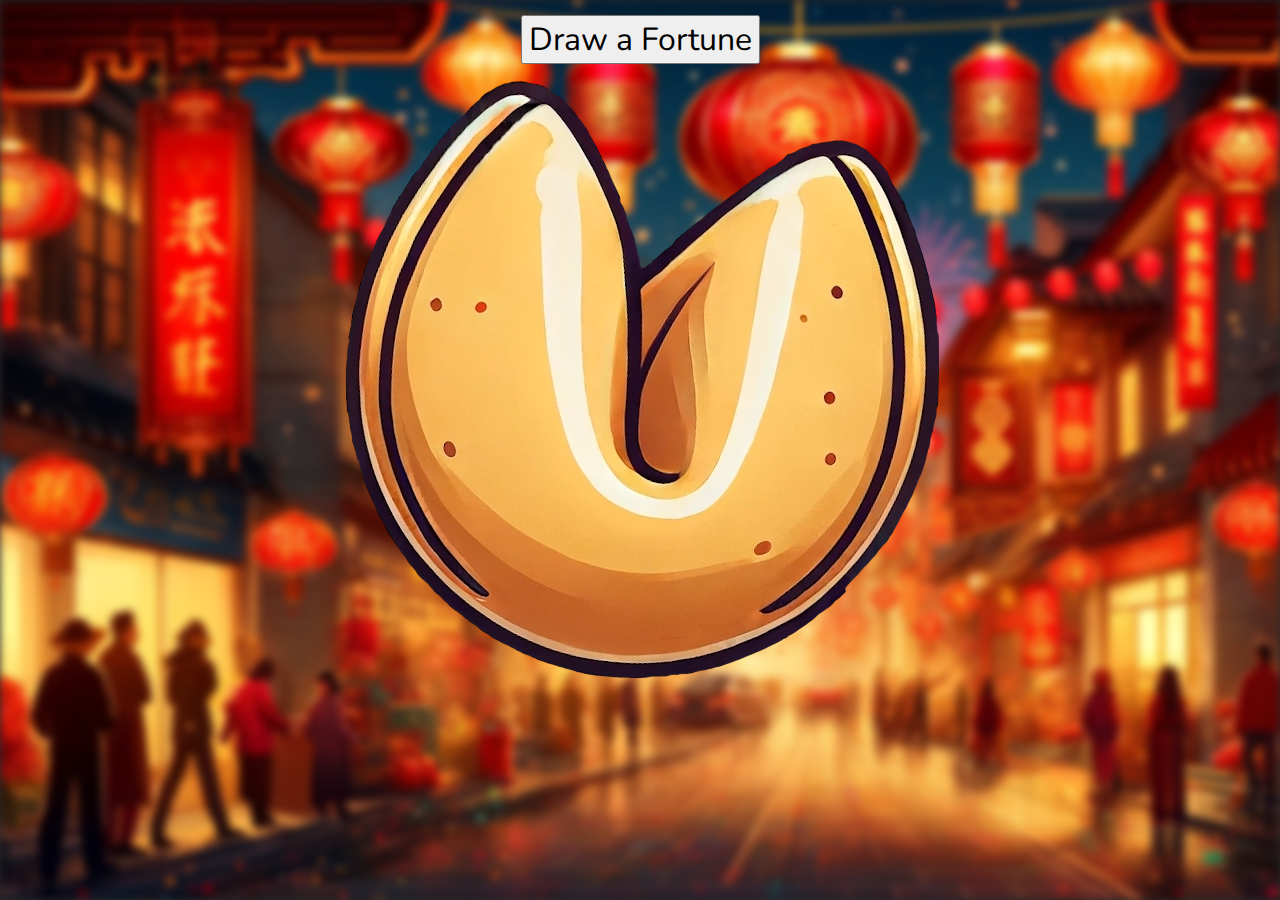
<file: index.html>
<!DOCTYPE html>
<html>
    <head>
        <meta charset="UTF-8">
        <title>Draw a Fortune</title>
        <link rel="icon" href="assets/img/fortune-cookie.png" type="image/x-icon">
        <script src="assets/js/main.js" type="module" defer></script>
        <link rel="stylesheet" href="assets/css/style.css">
    </head>
    <body>
        <div id="content">
            <main>
                <nav id="fortuneButtonWrapper">
                    <button id="drawFortuneButton">Draw a Fortune</button>
                </nav>
                <div id="cookie">
                    <img src="assets/img/fortuneCookieLeft.webp" id="cookieLeft" alt="">
                    <img src="assets/img/fortuneCookieRight.webp" id="cookieRight" alt="">
                </div>
                <section id="fortuneWrapper">
                    <section id="fortuneBox">
                        <article id="fortuneText">

                        </article>
                        <article id="copyWrapper">
                            <button class="customBttn" title="Copy" id="copy"><img src="assets/img/copy.png"></button>
                        </article>
                        <article id="copiedWrapper">
                            <span id="copiedTxt">Copied</span>
                            <button class="customBttn" title="Copied" id="copied"><img src="assets/img/checked.png"></button>
                        </article>  
                    </section>
                </section>   
            </main>
            <footer>
            </footer>
         </div> 
    <div id="blur"></div>
    </body>
</html>
</file>
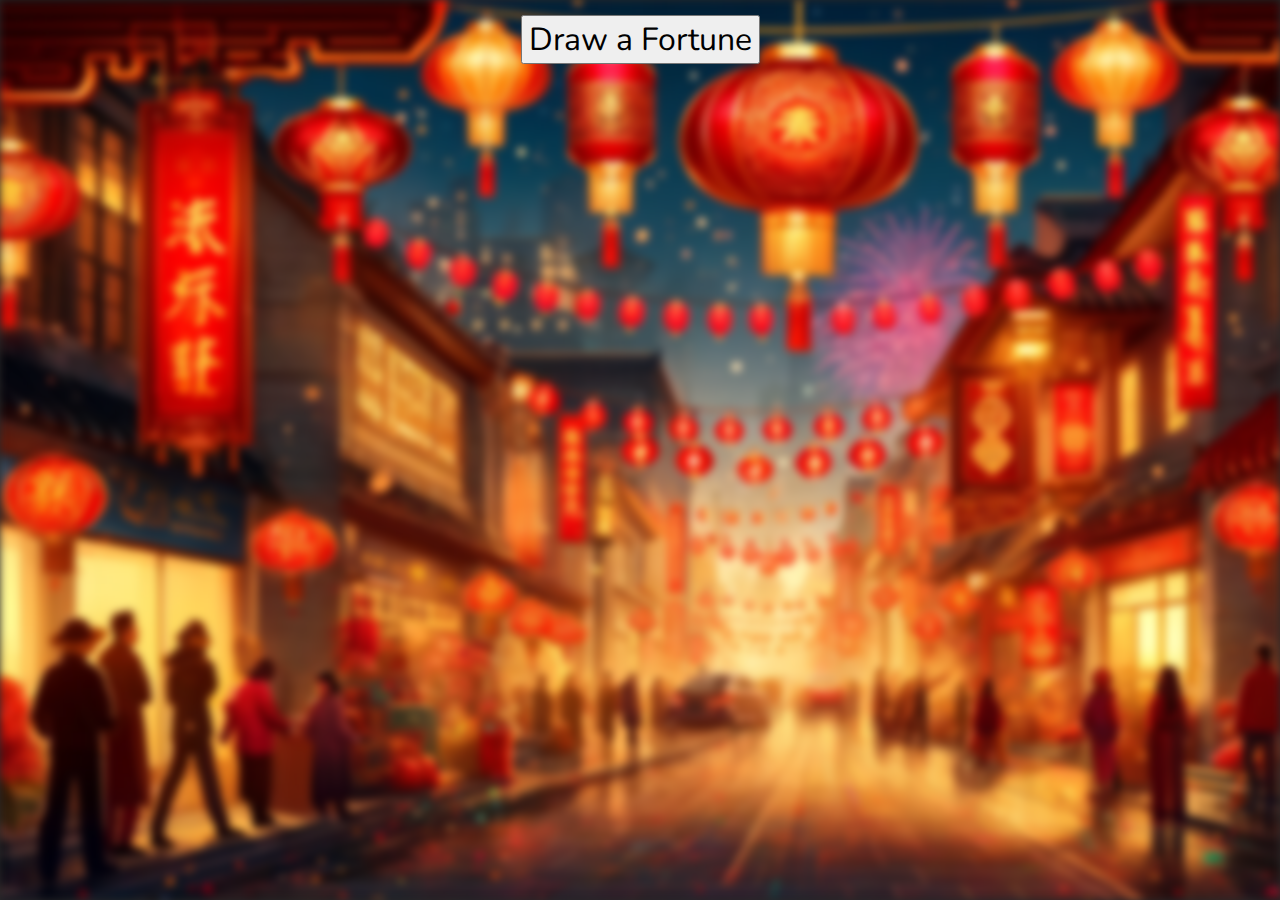
<file: fortuneCanvas.html>
<!DOCTYPE html>
<html>
    <head>
        <meta charset="UTF-8">
        <title>Draw a Fortune</title>
        <link rel="icon" href="assets/img/fortune-cookie.png" type="image/x-icon">
        <script src="assets/js/main.js" type="module" defer></script>
        <link rel="stylesheet" href="assets/css/style.css">
    </head>
    <body>
        <div id="content">
            <header>
                <nav id="fortuneButtonWrapper">
                    <button id="drawFortuneButton">Draw a Fortune</button>
                </nav>
            </header>   
            <main>
                <section id="fortuneWrapper">
                    <section id="fortuneBox">
                        <article id="fortuneText">

                        </article>
                        <article id="copyWrapper">
                            <button class="customBttn" title="Copy" id="copy"><img src="assets/img/copy.png"></button>
                        </article>
                        <article id="copiedWrapper">
                            <span id="copiedTxt">Copied</span>
                            <button class="customBttn" title="Copied" id="copied"><img src="assets/img/checked.png"></button>
                        </article>  
                    </section>
                </section>   
            </main>
        
            <footer>
            </footer>
         </div> 
    <div id="blur"></div>
    </body>
</html>
</file>
<file: assets/css/style.css>
@import url('https://fonts.googleapis.com/css2?family=Nunito&display=swap');

* {

   font-family: 'Nunito', sans-serif;
   font-size: 35px;
}
html {
    scroll-behavior: smooth;
}
body{
    position: relative;
    margin: 0;
    background-color: #292828;

}
main{
    overflow: hidden;
    
}

#blur {
    background-image: url('../img/background.webp');
    background-size:cover;
    background-repeat: no-repeat;
    position: fixed;
    top: 0;
    left: 0;
    filter:blur(4px);
    width: 100%;
    height: 100%;
    
} 

#content{
    display: grid;
    grid-template-rows: auto 1fr;
    position: relative;
    z-index: 2;
    height: 100vh;
}
.customBttn{
    all: unset;
}
.customBttn img{
    all: unset;
    margin-bottom: -5px;
}
#copy:hover{
    filter: brightness(50%);
}
#copy:active{
    filter: brightness(30%);
}

#copiedWrapper{
    display: none;
    align-items: center;
    gap: 10px;
}

#copiedTxt {
    position: absolute;
    display: none;
    margin-top:-0px;
    margin-left: -80px;
    background-color: rgb(26, 143, 98);
    padding: 10px;
    border-radius: 7px;
    font-size: 16px;
    animation: slideIn 1100ms;
}

#drawFortuneButton{
   font-size: xx-large;
    margin: 15px;
}
#fortuneButtonWrapper{
    display: flex;
    justify-content: center;
}


#fortuneWrapper {
    display: flex;
    align-items: start;
    justify-content: center;
    overflow: hidden;
    max-height: 100%;
 
}

#fortuneBox{
    display: none;
    justify-content: space-between;
    align-content: center;
    padding: 10px;
    box-sizing: border-box;
    color: #e7dfdf;
    background-color: #292828; 
    width: 50%;
    max-height: 100%;
    overflow-y: auto;
    animation: slideUp 1000ms;
}
#content img, #content video, #content canvas {
    overflow: hidden;
}
#cookie{
    display: flex;
    justify-content:center;
    align-items: end;
    width: 100%;
    
}

#cookieLeft{
    left:0;
    
}
#cookieRight{
    margin-bottom: 3px;
    
}
@keyframes slideUp{
    from{
        opacity: 0;
        margin-top:150px;
    }
    
}
@keyframes slideIn{
    0%{
        margin-left:-30px;
        opacity: 1 ;
    }
 
    75%{
        margin-left: -80px;
        opacity: 1;
        
        
    }
    100%{
        opacity: 0;
    }
}
@keyframes cookieLeft{

    75%{
        transform: rotate(-15deg);
        margin-right:200px;
    
    }
    100%{
        opacity: 0;
    }
}
@keyframes cookieRight{
    75%{
        transform: rotate(15deg);
        margin-left:200px;
        
        
    }
    100%{
        opacity: 0;
    }
}
@media only screen and (max-width: 800px) {
    #fortuneBox{
        margin:15px;
        width:100%;
    }
}
</file>
